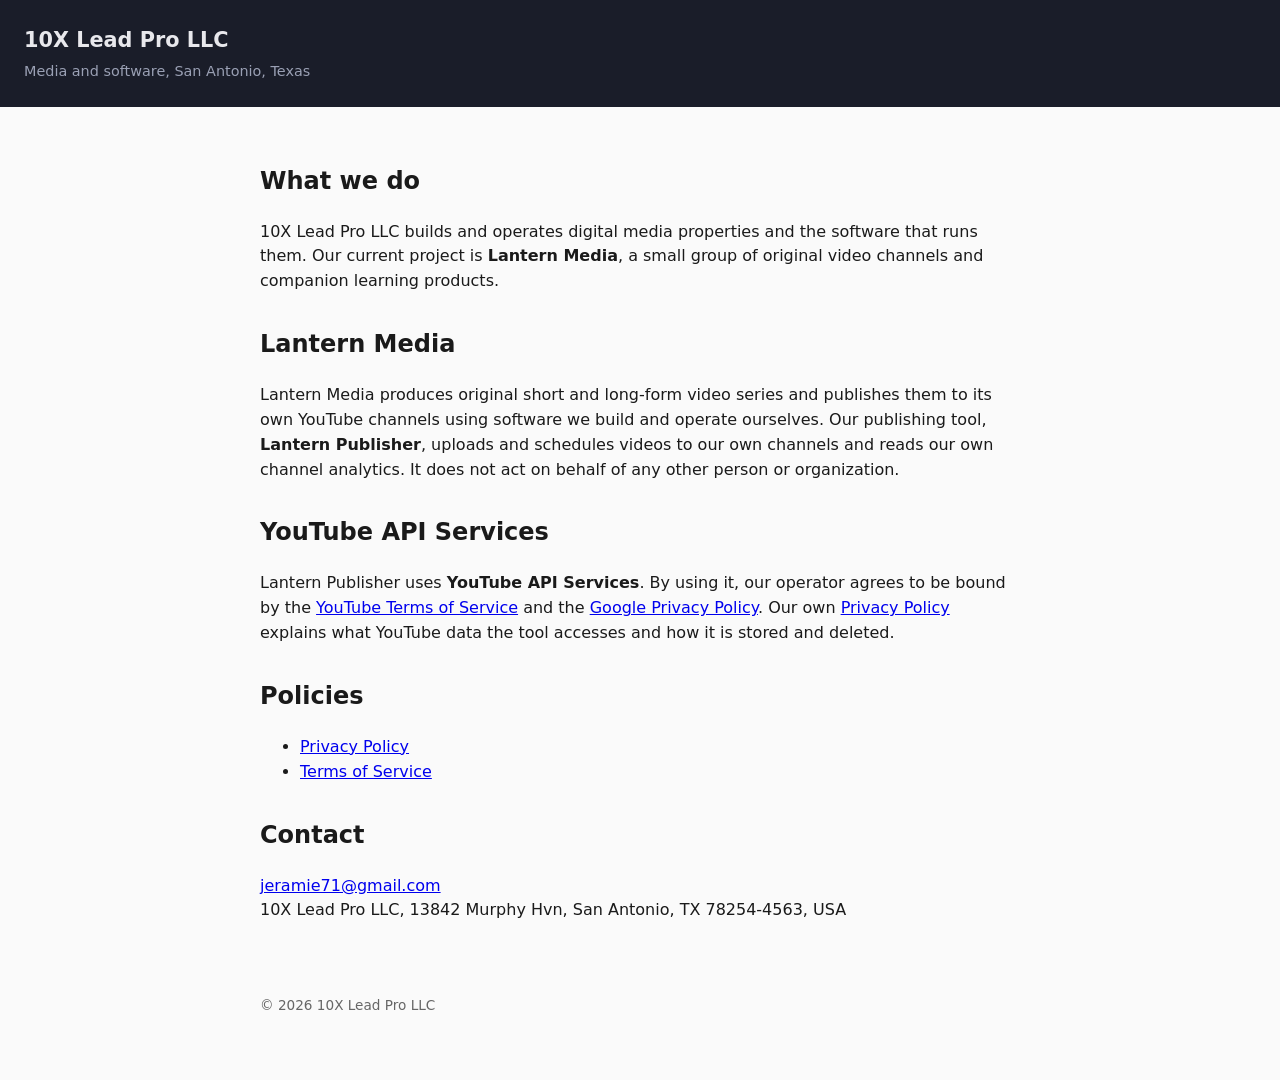
<file: index.html>
<!DOCTYPE html>
<html lang="en">
<head>
<meta charset="utf-8">
<meta name="viewport" content="width=device-width, initial-scale=1">
<title>10X Lead Pro LLC</title>
<link rel="stylesheet" href="style.css">
</head>
<body>
<header>
  <h1>10X Lead Pro LLC</h1>
  <p>Media and software, San Antonio, Texas</p>
</header>
<main>
  <h2>What we do</h2>
  <p>
    10X Lead Pro LLC builds and operates digital media properties and the
    software that runs them. Our current project is <strong>Lantern Media</strong>,
    a small group of original video channels and companion learning products.
  </p>

  <h2>Lantern Media</h2>
  <p>
    Lantern Media produces original short and long-form video series and
    publishes them to its own YouTube channels using software we build and
    operate ourselves. Our publishing tool, <strong>Lantern Publisher</strong>,
    uploads and schedules videos to our own channels and reads our own channel
    analytics. It does not act on behalf of any other person or organization.
  </p>

  <h2>YouTube API Services</h2>
  <p>
    Lantern Publisher uses <strong>YouTube API Services</strong>. By using
    it, our operator agrees to be bound by the
    <a href="https://www.youtube.com/t/terms">YouTube Terms of Service</a>
    and the <a href="https://policies.google.com/privacy">Google Privacy Policy</a>.
    Our own <a href="privacy.html">Privacy Policy</a> explains what YouTube
    data the tool accesses and how it is stored and deleted.
  </p>

  <h2>Policies</h2>
  <ul>
    <li><a href="privacy.html">Privacy Policy</a></li>
    <li><a href="terms.html">Terms of Service</a></li>
  </ul>

  <h2>Contact</h2>
  <p>
    <a href="mailto:jeramie71@gmail.com">jeramie71@gmail.com</a><br>
    10X Lead Pro LLC, 13842 Murphy Hvn, San Antonio, TX 78254-4563, USA
  </p>
</main>
<footer>
  &copy; 2026 10X Lead Pro LLC
</footer>
</body>
</html>
</file>
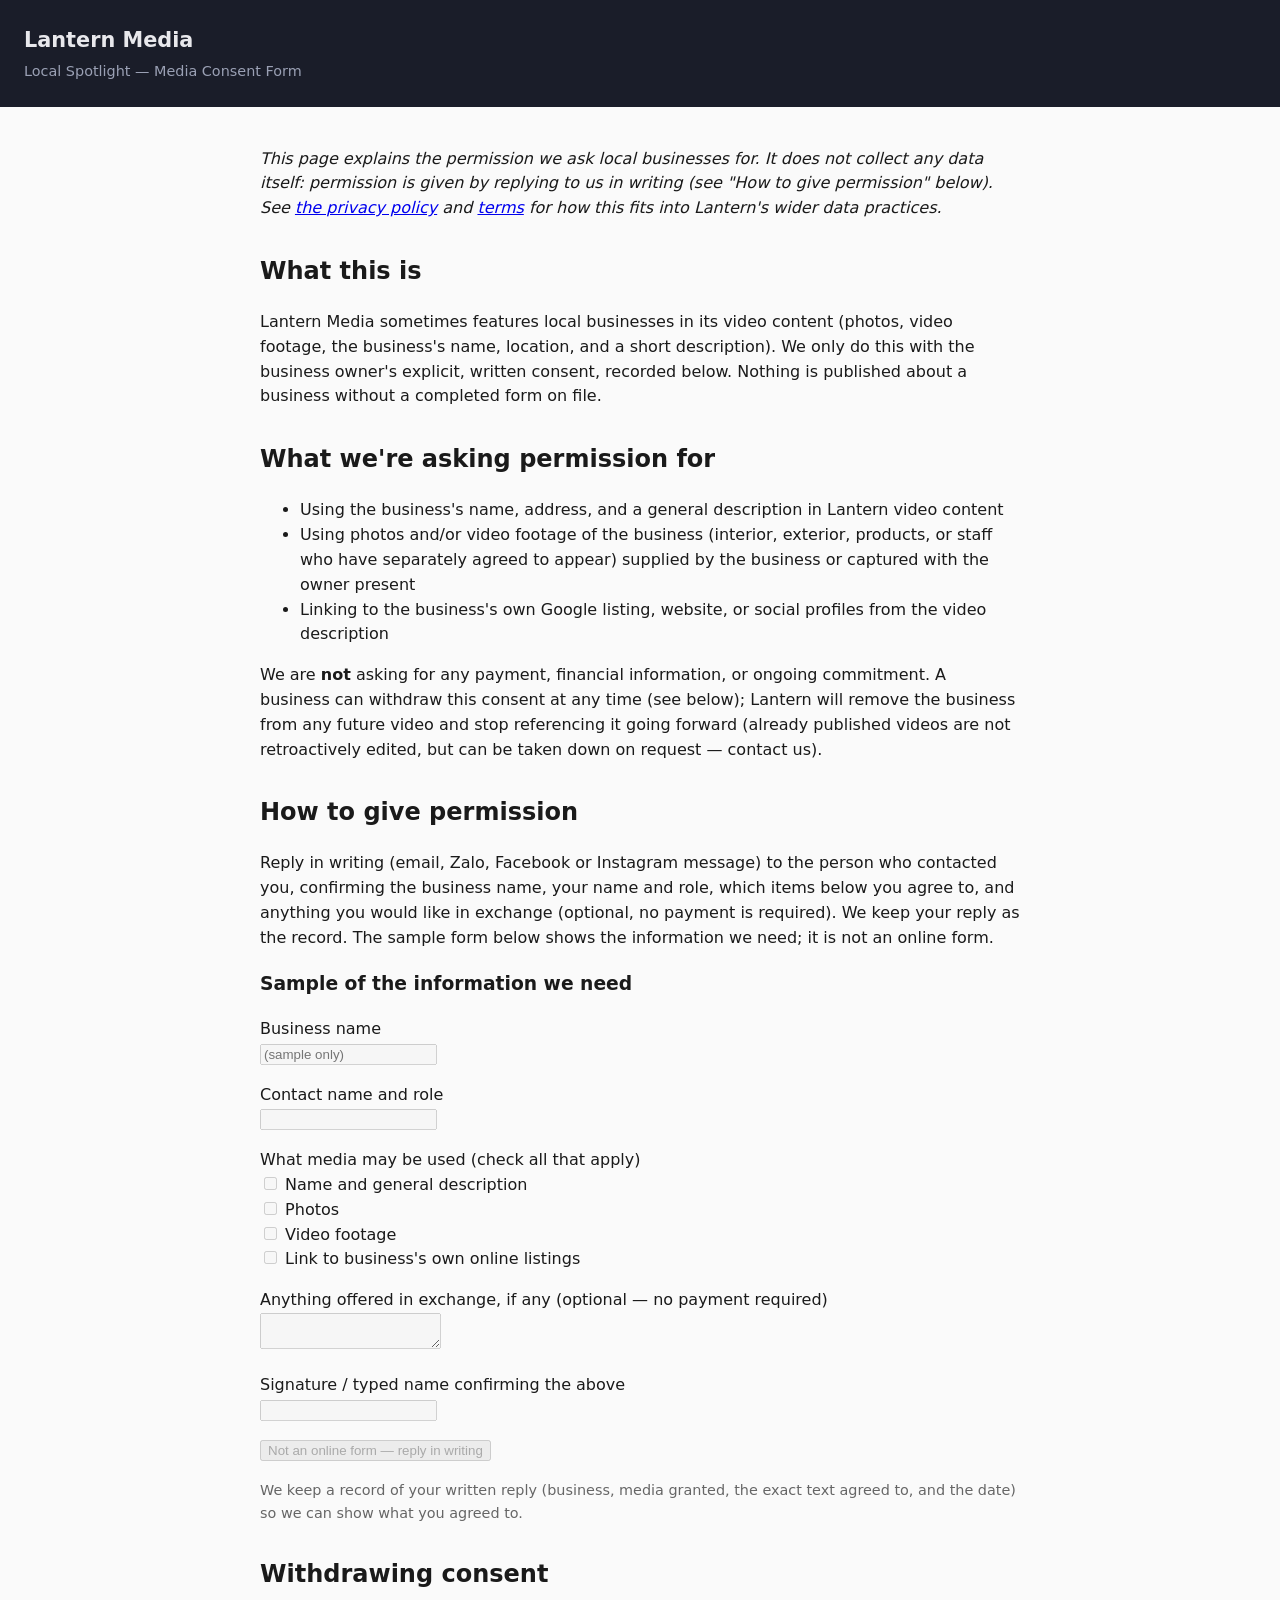
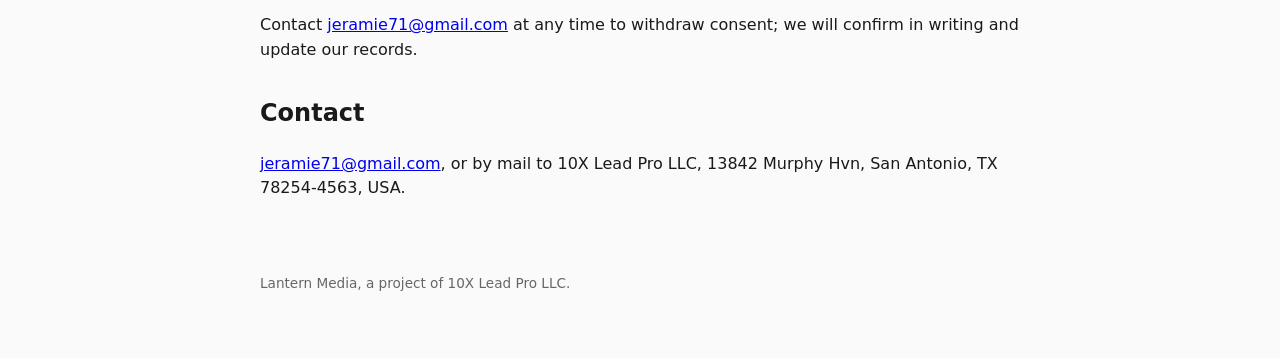
<file: consent.html>
<!DOCTYPE html>
<html lang="en">
<head>
<meta charset="utf-8">
<meta name="viewport" content="width=device-width, initial-scale=1">
<title>Local Spotlight — Media Consent Form — Lantern Media</title>
<link rel="stylesheet" href="style.css">
</head>
<body>
<header>
  <h1>Lantern Media</h1>
  <p>Local Spotlight — Media Consent Form</p>
</header>
<main>
  <p><em>This page explains the permission we ask local businesses for. It
  does not collect any data itself: permission is given by replying to us
  in writing (see "How to give permission" below). See
  <a href="privacy.html">the privacy policy</a> and
  <a href="terms.html">terms</a> for how this fits into Lantern's wider
  data practices.</em></p>

  <h2>What this is</h2>
  <p>
    Lantern Media sometimes features local businesses in its video
    content (photos, video footage, the business's name, location, and a
    short description). We only do this with the business owner's
    explicit, written consent, recorded below. Nothing is published
    about a business without a completed form on file.
  </p>

  <h2>What we're asking permission for</h2>
  <ul>
    <li>Using the business's name, address, and a general description
        in Lantern video content</li>
    <li>Using photos and/or video footage of the business (interior,
        exterior, products, or staff who have separately agreed to
        appear) supplied by the business or captured with the owner
        present</li>
    <li>Linking to the business's own Google listing, website, or social
        profiles from the video description</li>
  </ul>
  <p>
    We are <strong>not</strong> asking for any payment, financial
    information, or ongoing commitment. A business can withdraw this
    consent at any time (see below); Lantern will remove the business
    from any future video and stop referencing it going forward (already
    published videos are not retroactively edited, but can be taken down
    on request — contact us).
  </p>

  <h2>How to give permission</h2>
  <p>Reply in writing (email, Zalo, Facebook or Instagram message) to the person who contacted you, confirming the business name, your name and role, which items below you agree to, and anything you would like in exchange (optional, no payment is required). We keep your reply as the record. The sample form below shows the information we need; it is not an online form.</p>
  <h3>Sample of the information we need</h3>
  <form>
    <p>
      <label>Business name<br>
        <input type="text" name="business_name" disabled placeholder="(sample only)"></label>
    </p>
    <p>
      <label>Contact name and role<br>
        <input type="text" name="contact_name" disabled></label>
    </p>
    <p>
      <label>What media may be used (check all that apply)<br>
        <input type="checkbox" disabled> Name and general description<br>
        <input type="checkbox" disabled> Photos<br>
        <input type="checkbox" disabled> Video footage<br>
        <input type="checkbox" disabled> Link to business's own online listings
      </label>
    </p>
    <p>
      <label>Anything offered in exchange, if any (optional — no payment required)<br>
        <textarea name="offered" disabled></textarea></label>
    </p>
    <p>
      <label>Signature / typed name confirming the above<br>
        <input type="text" name="signature" disabled></label>
    </p>
    <p><button type="submit" disabled>Not an online form — reply in writing</button></p>
  </form>
  <p class="muted" style="color:#666;font-size:0.9rem;">
    We keep a record of your written reply (business, media granted, the
    exact text agreed to, and the date) so we can show what you agreed to.
  </p>

  <h2>Withdrawing consent</h2>
  <p>
    Contact <a href="mailto:jeramie71@gmail.com">jeramie71@gmail.com</a>
    at any time to withdraw consent; we will confirm in writing and
    update our records.
  </p>

  <h2>Contact</h2>
  <p>
    <a href="mailto:jeramie71@gmail.com">jeramie71@gmail.com</a>,
    or by mail to
    10X Lead Pro LLC, 13842 Murphy Hvn, San Antonio, TX 78254-4563, USA.
  </p>
</main>
<footer>
  Lantern Media, a project of 10X Lead Pro LLC.
</footer>
</body>
</html>
</file>
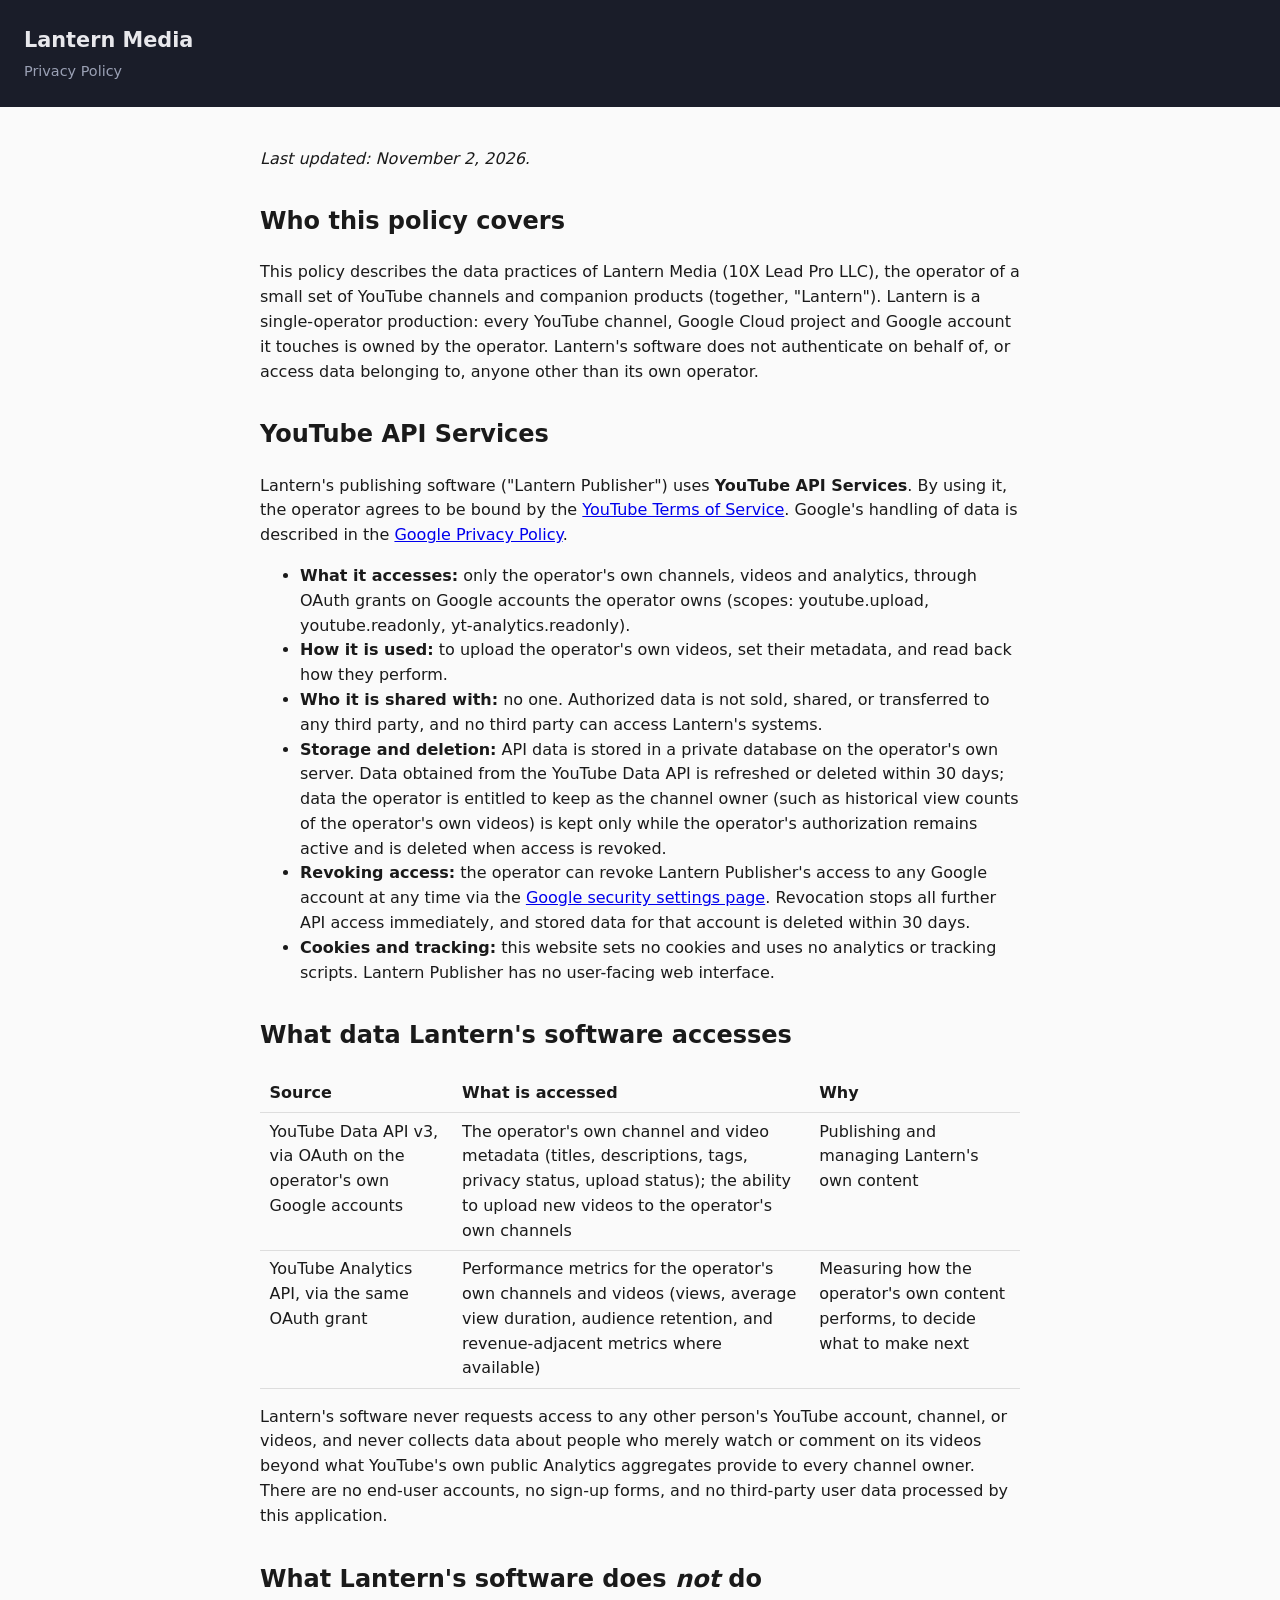
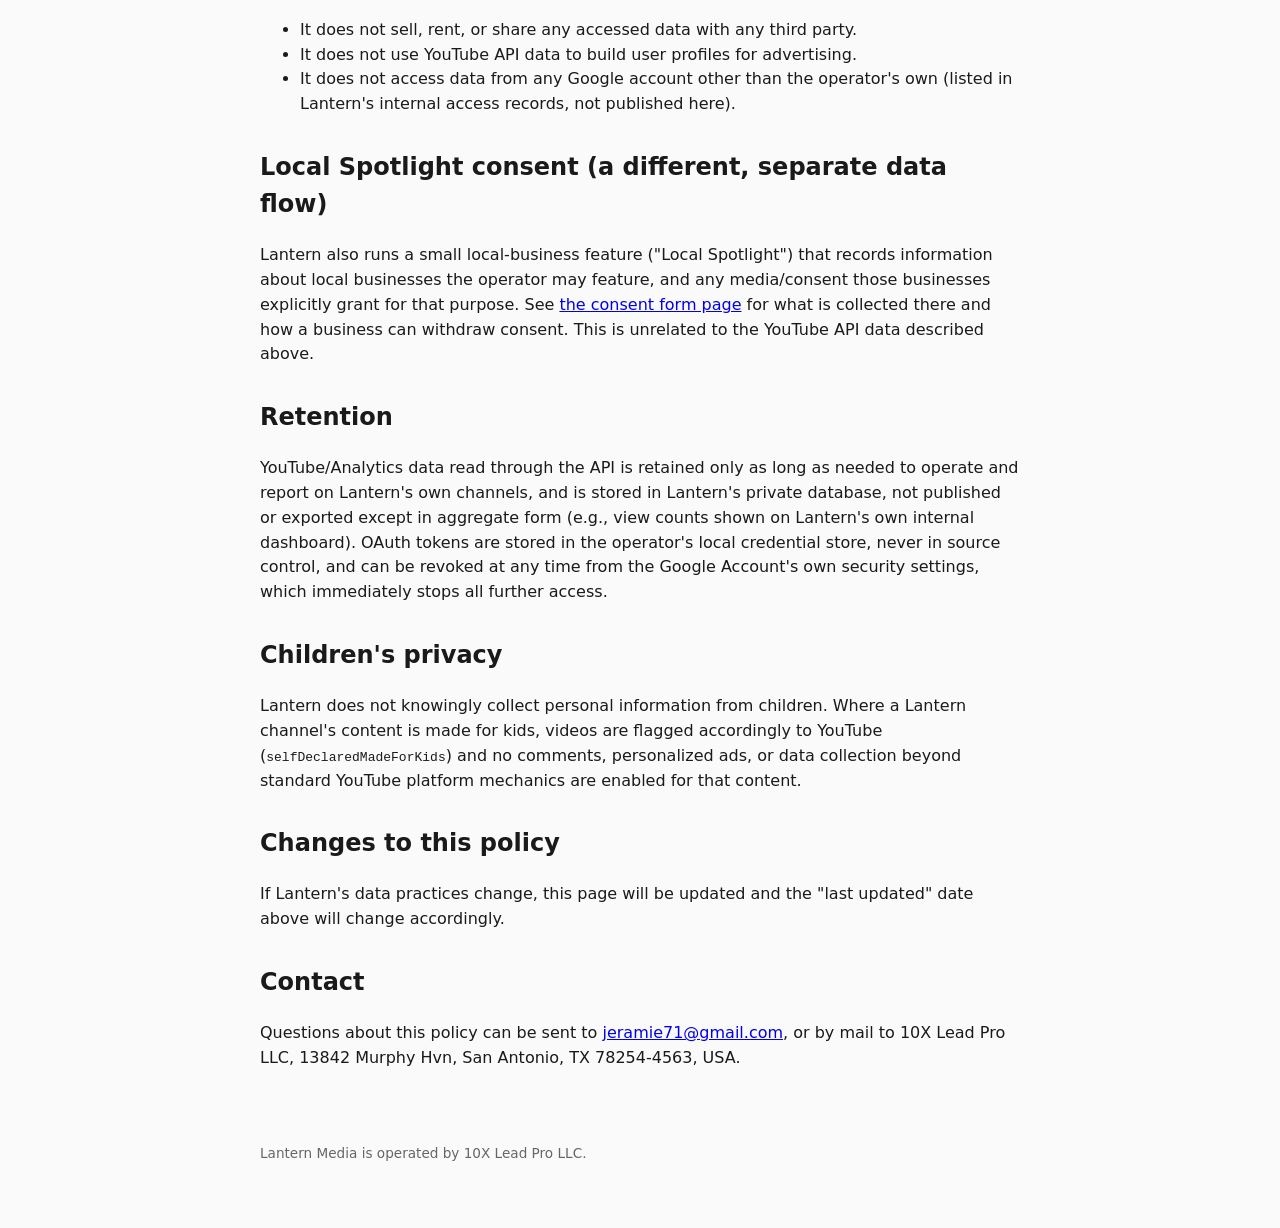
<file: privacy.html>
﻿<!DOCTYPE html>
<html lang="en">
<head>
<meta charset="utf-8">
<meta name="viewport" content="width=device-width, initial-scale=1">
<title>Privacy Policy - Lantern Media</title>
<link rel="stylesheet" href="style.css">
</head>
<body>
<header>
  <h1>Lantern Media</h1>
  <p>Privacy Policy</p>
</header>
<main>
  <p><em>Last updated: November 2, 2026.</em></p>

  <h2>Who this policy covers</h2>
  <p>
    This policy describes the data practices of Lantern Media
    (10X Lead Pro LLC),
    the operator of a small set of YouTube channels and companion
    products (together, "Lantern"). Lantern is a single-operator
    production: every YouTube channel, Google Cloud project and Google
    account it touches is owned by the operator. Lantern's software does
    not authenticate on behalf of, or access data belonging to, anyone
    other than its own operator.
  </p>

  <h2>YouTube API Services</h2>
  <p>
    Lantern's publishing software ("Lantern Publisher") uses
    <strong>YouTube API Services</strong>. By using it, the operator
    agrees to be bound by the
    <a href="https://www.youtube.com/t/terms">YouTube Terms of Service</a>.
    Google's handling of data is described in the
    <a href="https://policies.google.com/privacy">Google Privacy Policy</a>.
  </p>
  <ul>
    <li><strong>What it accesses:</strong> only the operator's own channels,
        videos and analytics, through OAuth grants on Google accounts the
        operator owns (scopes: youtube.upload, youtube.readonly,
        yt-analytics.readonly).</li>
    <li><strong>How it is used:</strong> to upload the operator's own
        videos, set their metadata, and read back how they perform.</li>
    <li><strong>Who it is shared with:</strong> no one. Authorized data is
        not sold, shared, or transferred to any third party, and no
        third party can access Lantern's systems.</li>
    <li><strong>Storage and deletion:</strong> API data is stored in a
        private database on the operator's own server. Data obtained from
        the YouTube Data API is refreshed or deleted within 30 days; data
        the operator is entitled to keep as the channel owner (such as
        historical view counts of the operator's own videos) is kept only
        while the operator's authorization remains active and is deleted
        when access is revoked.</li>
    <li><strong>Revoking access:</strong> the operator can revoke Lantern
        Publisher's access to any Google account at any time via the
        <a href="https://security.google.com/settings/security/permissions">Google
        security settings page</a>. Revocation stops all further API
        access immediately, and stored data for that account is deleted
        within 30 days.</li>
    <li><strong>Cookies and tracking:</strong> this website sets no
        cookies and uses no analytics or tracking scripts. Lantern
        Publisher has no user-facing web interface.</li>
  </ul>

  <h2>What data Lantern's software accesses</h2>
  <table>
    <tr><th>Source</th><th>What is accessed</th><th>Why</th></tr>
    <tr>
      <td>YouTube Data API v3, via OAuth on the operator's own Google
          accounts</td>
      <td>The operator's own channel and video metadata (titles,
          descriptions, tags, privacy status, upload status); the
          ability to upload new videos to the operator's own channels</td>
      <td>Publishing and managing Lantern's own content</td>
    </tr>
    <tr>
      <td>YouTube Analytics API, via the same OAuth grant</td>
      <td>Performance metrics for the operator's own channels and videos
          (views, average view duration, audience retention, and
          revenue-adjacent metrics where available)</td>
      <td>Measuring how the operator's own content performs, to decide
          what to make next</td>
    </tr>
  </table>
  <p>
    Lantern's software never requests access to any other person's
    YouTube account, channel, or videos, and never collects data about
    people who merely watch or comment on its videos beyond what
    YouTube's own public Analytics aggregates provide to every channel
    owner. There are no end-user accounts, no sign-up forms, and no
    third-party user data processed by this application.
  </p>

  <h2>What Lantern's software does <em>not</em> do</h2>
  <ul>
    <li>It does not sell, rent, or share any accessed data with any
        third party.</li>
    <li>It does not use YouTube API data to build user profiles for
        advertising.</li>
    <li>It does not access data from any Google account other than the
        operator's own (listed in Lantern's internal access records,
        not published here).</li>
  </ul>

  <h2>Local Spotlight consent (a different, separate data flow)</h2>
  <p>
    Lantern also runs a small local-business feature ("Local Spotlight")
    that records information about local businesses the operator may
    feature, and any media/consent those businesses explicitly grant for
    that purpose. See <a href="consent.html">the consent form page</a>
    for what is collected there and how a business can withdraw consent.
    This is unrelated to the YouTube API data described above.
  </p>

  <h2>Retention</h2>
  <p>
    YouTube/Analytics data read through the API is retained only as long
    as needed to operate and report on Lantern's own channels, and is
    stored in Lantern's private database, not published or exported
    except in aggregate form (e.g., view counts shown on Lantern's own
    internal dashboard). OAuth tokens are stored in the operator's local
    credential store, never in source control, and can be revoked at any
    time from the Google Account's own security settings, which
    immediately stops all further access.
  </p>

  <h2>Children's privacy</h2>
  <p>
    Lantern does not knowingly collect personal information from
    children. Where a Lantern channel's content is made for kids, videos
    are flagged accordingly to YouTube (<code>selfDeclaredMadeForKids</code>)
    and no comments, personalized ads, or data collection beyond
    standard YouTube platform mechanics are enabled for that content.
  </p>

  <h2>Changes to this policy</h2>
  <p>
    If Lantern's data practices change, this page will be updated and
    the "last updated" date above will change accordingly.
  </p>

  <h2>Contact</h2>
  <p>
    Questions about this policy can be sent to
    <a href="mailto:jeramie71@gmail.com">jeramie71@gmail.com</a>,
    or by mail to
    10X Lead Pro LLC, 13842 Murphy Hvn, San Antonio, TX 78254-4563, USA.
  </p>
</main>
<footer>
  Lantern Media is operated by 10X Lead Pro LLC.
</footer>
</body>
</html>
</file>
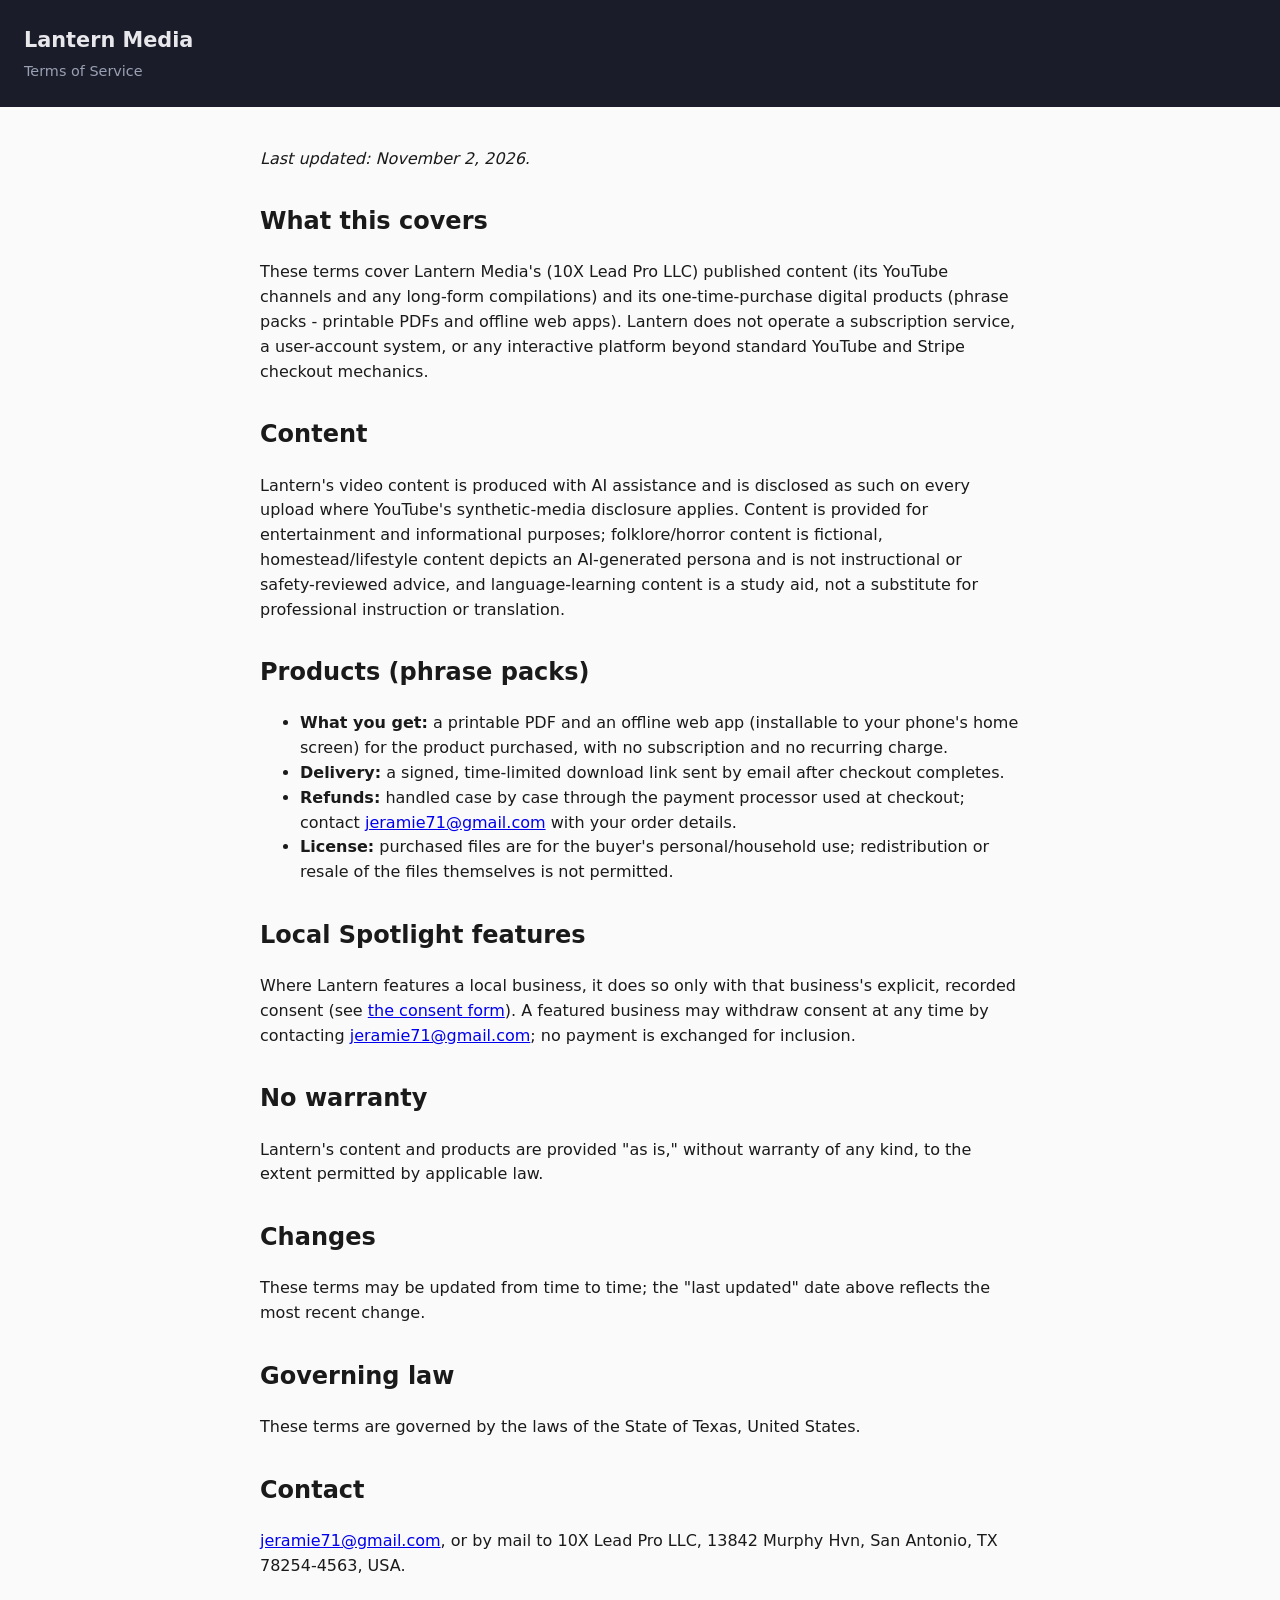
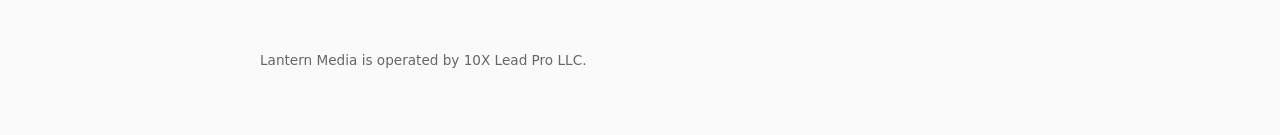
<file: terms.html>
<!DOCTYPE html>
<html lang="en">
<head>
<meta charset="utf-8">
<meta name="viewport" content="width=device-width, initial-scale=1">
<title>Terms of Service - Lantern Media</title>
<link rel="stylesheet" href="style.css">
</head>
<body>
<header>
  <h1>Lantern Media</h1>
  <p>Terms of Service</p>
</header>
<main>
  <p><em>Last updated: November 2, 2026.</em></p>

  <h2>What this covers</h2>
  <p>
    These terms cover Lantern Media's (10X Lead Pro LLC) published content (its YouTube channels and
    any long-form compilations) and its one-time-purchase digital
    products (phrase packs - printable PDFs and offline web apps).
    Lantern does not operate a subscription service, a user-account
    system, or any interactive platform beyond standard YouTube and
    Stripe checkout mechanics.
  </p>

  <h2>Content</h2>
  <p>
    Lantern's video content is produced with AI assistance and is
    disclosed as such on every upload where YouTube's synthetic-media
    disclosure applies. Content is provided for entertainment and
    informational purposes; folklore/horror content is fictional,
    homestead/lifestyle content depicts an AI-generated persona and is
    not instructional or safety-reviewed advice, and language-learning
    content is a study aid, not a substitute for professional
    instruction or translation.
  </p>

  <h2>Products (phrase packs)</h2>
  <ul>
    <li><strong>What you get:</strong> a printable PDF and an offline
        web app (installable to your phone's home screen) for the
        product purchased, with no subscription and no recurring
        charge.</li>
    <li><strong>Delivery:</strong> a signed, time-limited download link
        sent by email after checkout completes.</li>
    <li><strong>Refunds:</strong> handled case by case through the
        payment processor used at checkout; contact
        <a href="mailto:jeramie71@gmail.com">jeramie71@gmail.com</a>
        with your order details.</li>
    <li><strong>License:</strong> purchased files are for the buyer's
        personal/household use; redistribution or resale of the files
        themselves is not permitted.</li>
  </ul>

  <h2>Local Spotlight features</h2>
  <p>
    Where Lantern features a local business, it does so only with that
    business's explicit, recorded consent (see
    <a href="consent.html">the consent form</a>). A featured business may
    withdraw consent at any time by contacting
    <a href="mailto:jeramie71@gmail.com">jeramie71@gmail.com</a>; no
    payment is exchanged for inclusion.
  </p>

  <h2>No warranty</h2>
  <p>
    Lantern's content and products are provided "as is," without
    warranty of any kind, to the extent permitted by applicable law.
  </p>

  <h2>Changes</h2>
  <p>
    These terms may be updated from time to time; the "last updated"
    date above reflects the most recent change.
  </p>

  <h2>Governing law</h2>
  <p>
    These terms are governed by the laws of the State of Texas, United States.
  </p>

  <h2>Contact</h2>
  <p>
    <a href="mailto:jeramie71@gmail.com">jeramie71@gmail.com</a>,
    or by mail to
    10X Lead Pro LLC, 13842 Murphy Hvn, San Antonio, TX 78254-4563, USA.
  </p>
</main>
<footer>
  Lantern Media is operated by 10X Lead Pro LLC.
</footer>
</body>
</html>
</file>
<file: style.css>
/* Shared stylesheet for Lantern's public static pages (site/). Plain and
   legible on purpose -- these are policy/consent pages, not the product. */
body {
  font-family: system-ui, sans-serif;
  margin: 0;
  background: #fafafa;
  color: #1a1a1a;
  line-height: 1.55;
}
header {
  padding: 1.5rem;
  background: #1a1d29;
  color: #e8e8ec;
}
header h1 { margin: 0; font-size: 1.3rem; }
header p { margin: 0.25rem 0 0; color: #9aa0b4; font-size: 0.9rem; }
main {
  max-width: 760px;
  margin: 0 auto;
  padding: 1.5rem;
}
h2 { margin-top: 2rem; }
.needs-jeramie {
  background: #fff3cd;
  border: 1px solid #e0c35c;
  border-radius: 6px;
  padding: 0.15rem 0.5rem;
  font-family: ui-monospace, monospace;
  font-size: 0.85em;
  color: #6b5600;
}
footer {
  max-width: 760px;
  margin: 2rem auto;
  padding: 0 1.5rem 2rem;
  color: #666;
  font-size: 0.85rem;
}
table { border-collapse: collapse; width: 100%; margin: 1rem 0; }
th, td { text-align: left; padding: 0.4rem 0.6rem; border-bottom: 1px solid #ddd; vertical-align: top; }
</file>
